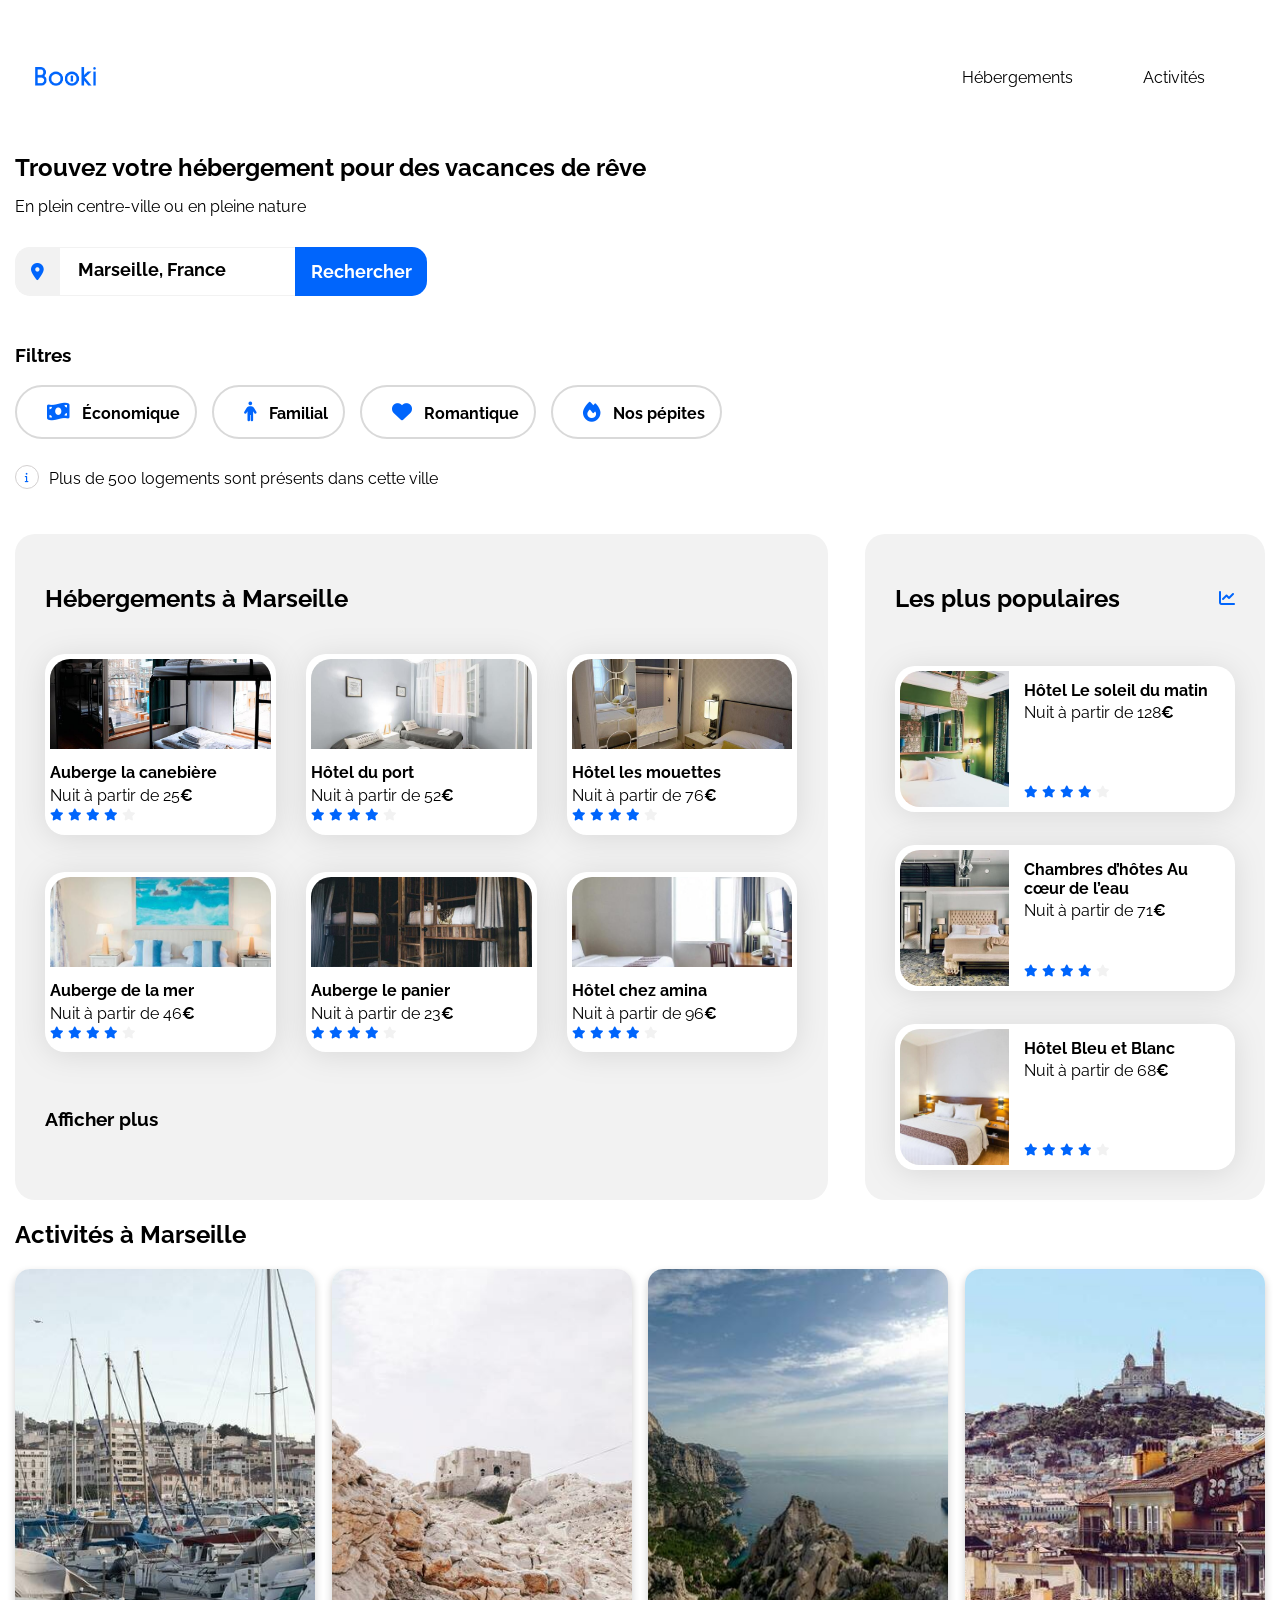
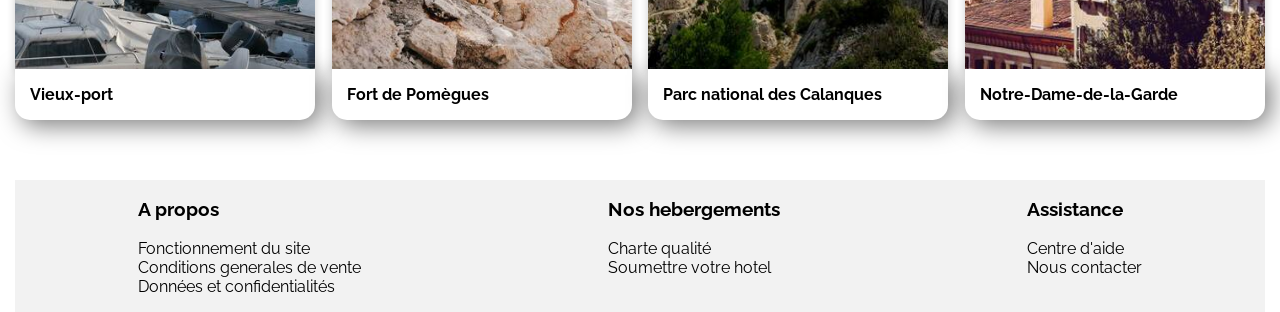
<file: Documents/mesprojets/projetbooki/index.html>
<!DOCTYPE html>
<html lang="fr">

<head>
    <meta charset="UTF-8">
    <meta name="viewport" content="width=device-width, initial-scale=1.0">
    <title>Booki</title>
    <link rel="preconnect" href="https://fonts.googleapis.com">
    <link rel="preconnect" href="https://fonts.gstatic.com" crossorigin>
    <link href="https://fonts.googleapis.com/css2?family=Raleway:wght@400;500;700&display=swap" rel="stylesheet">
    <link rel="stylesheet" href="https://cdnjs.cloudflare.com/ajax/libs/font-awesome/6.2.1/css/all.min.css"
        integrity="sha512-MV7K8+y+gLIBoVD59lQIYicR65iaqukzvf/nwasF0nqhPay5w/9lJmVM2hMDcnK1OnMGCdVK+iQrJ7lzPJQd1w=="
        crossorigin="anonymous" referrerpolicy="no-referrer" >
    <link rel="stylesheet" href="style.css">
</head>

<body>
    <div class="main-container">
        <header>
            <nav>
                <div class="conteneur-logo">              
                    <img src="imagebooki/Booki.png" alt="logo booki">
                </div>
                <ul>
                    <li><a href="#hebergements">Hébergements</a></li>
                    <li><a href="#lieux_activites">Activités</a></li>
                </ul>
            </nav>
        </header>
        
           <section class="vacances">
                <div class="texte-acceuil">
                    <h1>Trouvez votre hébergement pour des vacances de rêve</h1>
                    <p>En plein centre-ville ou en pleine nature</p>
                </div>
           
            <!--formulaire de recherche-->
           
                <form method="get" action="#" class="formulaire">
                    <i class="fa-solid fa-location-dot"></i>
                    <input type="search" class="texte-recherche" name="localisation" placeholder="Marseille, France">
                    <input type="submit" value="Rechercher" class="bouton-recherche">
                
                <span class="loupe">
                    <i class="fa-solid fa-magnifying-glass"></i>
                </span>
                
                </form>
                

                

        
    
            </section>

            <!--les filtres-->

            <section class="filtres">
    
            
                    <h3>Filtres</h3>
                
                <div class="bouton-filtre">
                    <div class="filtre" id="economique">
                        <p><i class="fa-solid fa-money-bill-wave"></i>Économique</p>
                    </div>

                    <div class="filtre" id="familial">
                        <p><i class="fa-solid fa-person"></i>Familial</p>
                    </div>

                    <div class="filtre" id="romantique">
                        <p><i class="fa-solid fa-heart"></i>Romantique</p>   
                    </div>

                    <div class="filtre" id="nos-pepites">
                        <p><i class="fa-solid fa-fire"></i>Nos pépites</p>
                    </div>
                </div>
            </section>
 
 <!--informations-->

            <div class="information">
    
                <i class="fa-solid fa-info"></i> 
                <p>Plus de 500 logements sont présents dans cette ville</p>
            </div>

    
  
 
            <!--section hebergements-->
 <main>
    <div class="hebergements-and-populaires">
<section class="hebergements" id="hebergements">
            <div class="hebergements-title">
                <h2 class="title_hebergement">Hébergements à Marseille</h2>
            </div>
                
<div class="hebergements-cards">
                <a href="#">    
                        <article class="card">
                            <img src="./imagebooki/marcus-loke.jpg" alt="auberge_la_cannebière">
                                <div class="card-content">
                                   
                                        <h3 class="card-title">Auberge la canebière</h3>
                                        <p class="card-subtitle">Nuit à partir de 25<span class="euro">€</span></p>
                                    
                                    <div class="card-rating">
                                        <i class="fa-xs fa-solid fa-star" aria-hidden="true"></i>
                                        <i class="fa-xs fa-solid fa-star" aria-hidden="true"></i>
                                        <i class="fa-xs fa-solid fa-star" aria-hidden="true"></i>
                                        <i class="fa-xs fa-solid fa-star" aria-hidden="true"></i>
                                        <i class="fa-xs fa-solid fa-star neutral-star" aria-hidden="true"></i>
                                    </div>
                                </div>
                        </article>
                </a>


                <a href="#">   
                    <article class="card">
                        <img src="./imagebooki/fred-kleber.jpg" alt="hôtel_du_port">
                        <div class="card-content">
                               
                               <h3 class="card-title">Hôtel du port</h3>
                               <p class="card-subtitle">Nuit à partir de 52<span class="euro">€</span></p>  
                            
                              
                            <div class="card-rating">
                                <i class="fa-xs fa-solid fa-star" aria-hidden="true"></i>
                                <i class="fa-xs fa-solid fa-star" aria-hidden="true"></i>
                                <i class="fa-xs fa-solid fa-star" aria-hidden="true"></i>
                                <i class="fa-xs fa-solid fa-star" aria-hidden="true"></i>
                                <i class="fa-xs fa-solid fa-star neutral-star" aria-hidden="true"></i>
                            </div>
                        </div>
                    </article>
                </a>


                <a href="#">
        
                    <article class="card">
                        <img src="./imagebooki/reisetopia.jpg" alt="Hôtel_les_ mouettes">
                        <div class="card-content">
                            
                                <h3 class="card-title">Hôtel les mouettes</h3>
                                <p class="card-subtitle">Nuit à partir de 76<span class="euro">€</span></p>  
                            
                                
                            <div class="card-rating">
                                <i class="fa-xs fa-solid fa-star" aria-hidden="true"></i>
                                <i class="fa-xs fa-solid fa-star" aria-hidden="true"></i>
                                <i class="fa-xs fa-solid fa-star" aria-hidden="true"></i>
                                <i class="fa-xs fa-solid fa-star" aria-hidden="true"></i>
                                <i class="fa-xs fa-solid fa-star neutral-star" aria-hidden="true"></i>
                            </div>
                        </div>
                    </article>
                </a>
                            
                            
                <a href="#">             
                    <article class="card">
                        <img src="./imagebooki/annie-spratt.jpg" alt="Auberge_de_la_mer">
                        <div class="card-content">
                            
                                <h3 class="card-title">Auberge de la mer</h3>
                                <p class="card-subtitle">Nuit à partir de 46<span class="euro">€</span></p>
                            
                        
                            <div class="card-rating">
                                <i class="fa-xs fa-solid fa-star" aria-hidden="true"></i>
                                <i class="fa-xs fa-solid fa-star" aria-hidden="true"></i>
                                <i class="fa-xs fa-solid fa-star" aria-hidden="true"></i>
                                <i class="fa-xs fa-solid fa-star" aria-hidden="true"></i>
                                <i class="fa-xs fa-solid fa-star neutral-star" aria-hidden="true"></i>
                            </div>
                        </div>

                    </article>
                </a>

           <a href="#">       
           <article class="card">
                <img src="./imagebooki/nicate-lee.jpg" alt="Auberge_le_panier">
                <div class="card-content">
                    
                        <h3 class="card-title">Auberge le panier</h3>
                        <p class="card-subtitle">Nuit à partir de 23<span class="euro">€</span></p> 
                    
                   
                    <div class="card-rating">
                        <i class="fa-xs fa-solid fa-star" aria-hidden="true"></i>
                        <i class="fa-xs fa-solid fa-star" aria-hidden="true"></i>
                        <i class="fa-xs fa-solid fa-star" aria-hidden="true"></i>
                        <i class="fa-xs fa-solid fa-star" aria-hidden="true"></i>
                        <i class="fa-xs fa-solid fa-star neutral-star" aria-hidden="true"></i>
                    </div> 
                </div>
            </article>
            </a>  

<a href="#">
<article class="card">
        <img src="./imagebooki/febrian-zakaria.jpg" alt="hôtel chez amina">
            <div class="card-content">
                    
                         <h3 class="card-title">Hôtel chez amina</h3>
                         <p class="card-subtitle">Nuit à partir de 96<span class="euro">€</span></p>  
                    
                        
        
                 <div class="card-rating">
                        <i class="fa-xs fa-solid fa-star" aria-hidden="true"></i>
                        <i class="fa-xs fa-solid fa-star" aria-hidden="true"></i>
                        <i class="fa-xs fa-solid fa-star" aria-hidden="true"></i>
                        <i class="fa-xs fa-solid fa-star" aria-hidden="true"></i>
                        <i class="fa-xs fa-solid fa-star neutral-star" aria-hidden="true"></i>
                 </div>
            </div>                 
</article>
</a>

</div>
<a href="#">
    <h3 class="afficher">Afficher plus</h3> 
</a>


</section>
    


                <!--populaires-->


<section class="populaires">
    <div class="titre-populaire">
        <h2>Les plus populaires</h2><i class="fa-solid fa-chart-line" aria-hidden="true"></i>
    </div>    
        
    
<div class="populaires-cards">
    <a href="#">
<article class="card">
    <img src="./imagebooki/emile-guillemot.jpg" alt="Image de la chambre d'hôtel montrant un lit">
        <div class="card-content">
        <div class="card-txt">
            <h3 class="card-title">Hôtel Le soleil du matin</h3>
                <p class="card-subtitle">Nuit à partir de 128<span class="euro">€</span></p>
        </div>
        <div class="card-rating">
            <i class="fa-xs fa-solid fa-star" aria-hidden="true"></i>
            <i class="fa-xs fa-solid fa-star" aria-hidden="true"></i>
            <i class="fa-xs fa-solid fa-star" aria-hidden="true"></i>
            <i class="fa-xs fa-solid fa-star" aria-hidden="true"></i>
            <i class="fa-xs fa-solid fa-star neutral-star" aria-hidden="true"></i>
            <span class="sr-only">Note de 4 sur 5</span>
        </div>
        </div>
 </article>
    </a>
    <a href="#">
<article class="card">
    <img src="./imagebooki/aw-creative.jpg" alt="Image de la chambre d'hôtel montrant un lit">
        <div class="card-content">
        <div class="card-txt">
            <h3 class="card-title">Chambres d’hôtes Au cœur de l’eau</h3>
            <p class="card-subtitle">Nuit à partir de 71<span class="euro">€</span></p>
        </div>
        <div class="card-rating">
            <i class="fa-xs fa-solid fa-star" aria-hidden="true"></i>
            <i class="fa-xs fa-solid fa-star" aria-hidden="true"></i>
            <i class="fa-xs fa-solid fa-star" aria-hidden="true"></i>
            <i class="fa-xs fa-solid fa-star" aria-hidden="true"></i>
            <i class="fa-xs fa-solid fa-star neutral-star" aria-hidden="true"></i>
            <span class="sr-only">Note de 4 sur 5</span>
        </div>
        </div>
</article>
    </a>
    <a href="#">
<article class="card">
    <img src="./imagebooki/febrian-zakaria2.jpg" alt="Image de la chambre d'hôtel montrant un lit">
        <div class="card-content">
            <div class="card-txt">
                <h3 class="card-title">Hôtel Bleu et Blanc</h3>
                <p class="card-subtitle">Nuit à partir de 68<span class="euro">€</span></p>
            </div>
        <div class="card-rating">
            <i class="fa-xs fa-solid fa-star" aria-hidden="true"></i>
            <i class="fa-xs fa-solid fa-star" aria-hidden="true"></i>
            <i class="fa-xs fa-solid fa-star" aria-hidden="true"></i>
            <i class="fa-xs fa-solid fa-star" aria-hidden="true"></i>
            <i class="fa-xs fa-solid fa-star neutral-star" aria-hidden="true"></i>
            <span class="sr-only">Note de 4 sur 5</span>
        </div>
        </div>
</article>
    </a>
</div>
</section>
</div>

                 <!--partie activités-->


    <section id="lieux_activites">
        
            <h2 class="title_activites">Activités à Marseille</h2>
            <div class=" partie_activites">
                    <article class="card-activity">
                        <img src="./imagebooki/reno-laithienne.jpg" alt="image du vieux port">
                        <div class="card-activity-txt">
                            <h3 class="card-title">Vieux-port</h3>
                        </div>
                    </article>
                    <article class="card-activity">
                        <img src="./imagebooki/paul-hermann.jpg" alt="fort de pomegues">
                        <div class="card-activity-txt">
                            <h3 class="card-title">Fort de Pomègues</h3>
                        </div>
                    </article>
                
                    <article class="card-activity">
                        <img src="./imagebooki/kilyan-sockalingum.jpg" alt="parc national des calanques">
                        <div class="card-activity-txt">
                            <h3 class="card-title">Parc national des Calanques</h3>
                        </div>
                    </article>
            
                    <article class="card-activity">
                        <img src="./imagebooki/florian-wehde.jpg" alt="notre dame de la garde">
                        <div class="card-activity-txt">
                            <h3 class="card-title">Notre-Dame-de-la-Garde</h3>
                        </div>
                    </article>
            </div>
    </section>

</main>            
        
                <!--footer-->




<footer>
    
        
            <div class="a_propos">
                <h3>A propos</h3>
                <ul>  
                    <li><a href="#fonctionnement_du_site">Fonctionnement du site</a></li>
                    <li><a href="#Conditions_generales_de_vente">Conditions generales de vente</a></li>
                    <li><a href="#Données_et_confidentialité">Données et confidentialités</a></li>
                </ul>
            </div>
            
           
            <div class="nos_hebergements">
                <h3>Nos hebergements</h3>
                <ul>
                    <li><a href="#charte_qualité">Charte qualité</a></li>
                    <li><a href="#soumettre_votre_hotel"> Soumettre votre hotel</a></li>
                </ul>
            </div>
            
       
            <div class="Assistance">
                <h3>Assistance</h3>
                <ul>
                    <li><a href="#centre_d'aide">Centre d'aide</a></li>
                    <li><a href="#nous_contacter">Nous contacter</a></li>
                </ul>
            </div>
    
    
    
</footer>
</div>
</body>
</html>
</file>
<file: Documents/mesprojets/projetbooki/style.css>
html {
  height: 100%;
}

body {
  margin: 15px;
}

nav {
  display: flex;
  justify-content: space-between;
}

nav ul {
  display: flex;
  list-style: none;
  justify-content: space-between;
  align-items: center;
}

nav li {
  margin-right: 10px;
}

nav li {
  border-top: solid 2px transparent;
  padding: 30px;
}

nav li:hover {
  border-top: solid 2px #0065fc;
  cursor: pointer;
  box-sizing: border-box;
}

.conteneur-logo {
  display: flex;
  justify-content: center;
  align-items: center;
}

img {
  width: 61px;
  height: 19px;
}

header {
  margin: 20px 20px;
}

a {
  text-decoration: none;
  color: black;
}

h1,
p {
  margin-bottom: 0px;
}

.texte-accueil,
p {
  font-size: 16px;
  font-weight: 400;
  line-height: 18.78px;
  margin-bottom: 30px;
}

/*element_de_recherches*/

.recherches {
  margin-bottom: 30px;
}

:focus-visible {
  outline: unset;
}

.formulaire {
  display: flex;
  align-items: center;
  margin-bottom: 30px;
}

.fa-location-dot {
  border: solid 1px #f2f2f2;
  border-radius: 15px 0 0 15px;
  padding: 15px;
  border-right-style: none;
  background-color: #f2f2f2;
  color: black;
  font-size: 17px;
}

.texte-recherche {
  border: solid 1px #f2f2f2;
  border-right: none;
  width: 236px;
  height: 49px;
}

.texte-recherche::placeholder {
  font-weight: 700;
  font-size: 18px;
  line-height: 21.13px;
  color: black;
  padding: 0 72px 0 16px;
}

.bouton-recherche {
  border: none;
  border-radius: 0 15px 15px 0;
  height: 49px;
  width: 132px;
  border-left-style: none;
  background-color: #0065fc;
  color: white;
  font-size: 18px;
  font-weight: 700;
  line-height: 21.13px;
  text-align: center;
}

.loupe {
  display: none;
}

.bouton-recherche:hover {
  cursor: pointer;
}

/*lesfiltres*/

.filtres {
  display: flex;
  flex-direction: column;
  align-items: flex-start;
  margin-bottom: 15px;
}

.bouton-filtre {
  display: flex;
  flex-wrap: wrap;
  gap: 15px;
}

.filtre {
  background-color: white;
  border-radius: 50px;
  border: solid 2px #d9d9d9;
}

.filtre p {
  font-weight: 700;
  margin: 15px;
  line-height: 15px;
  margin-left:10px;
}

.filtre i {
  margin: 0 12px 0 20px;
  font-size: 20px;
  color: #0065fc;
}

.filtre:hover {
  background-color: #deebff;
  cursor: pointer;
}

/*informations*/

.information {
  display: flex;
  align-items: center;
  margin-bottom: 15px;
}

.fa-info {
  border: solid 1px #d3d0d0;
  margin-bottom: 20px;
  border-radius: 50%;
  padding: 6px 9px;
  font-size: 10px;
  margin-right: 10px;
}

.information p {
  font-size: 16px;
  font-weight: 400;
  line-height: 18.78px;
}

/****** Hebergements ***********/

.hebergements {
  width: 65%;
  background-color: var(--main-bg-color);
  border-radius: 20px;
  margin-right: 10px;
  display: flex;
  flex-direction: column;
  flex-wrap: wrap;
  flex-direction: row;
}

.card:hover {
  box-shadow: 0 4px 8px rgba(0, 0, 0, 0.2);
}

.hebergements-cards {
  display: flex;
  flex-direction: row;
  flex-wrap: wrap;
  justify-content: space-between;
}
.hebergements-cards>a{ 
    width:calc( 33.33% - 20px);
    min-height: 207px;
}
.populaires .h2 h3 {
  width: 100%;
}

/******* partie fournie par le projet*******/

* {
  font-family: "Raleway", sans-serif;
}

:root {
  --main-color: #0065fc;
  --main-bg-color: #f2f2f2;
  --filter-bg-color: #deebff;
}

.fa-solid {
  color: var(--main-color);
}

.main-container {
  width: 100%;
  max-width: 1440px;

  box-sizing: border-box;
}

a {
  color: inherit;
  text-decoration: none;
}

.section-title {
  margin: 0;
  font-size: 22px;
}

.card {
  background-color: white;
  border-radius: 20px;
  padding: 5px;
  filter: drop-shadow(0px 3px 15px rgba(0, 0, 0, 0.1));
  width: 100%;
  box-sizing: border-box;
}

.card img {
  object-fit: cover;
}

.card-title {
  font-size: 16px;
}

.euro {
  font-weight: 700;
}

.neutral-star {
  color: var(--main-bg-color);
}

/****** Hebergements And Populaires ***********/

.hebergements-and-populaires {
  display: flex;
  justify-content: space-between;
}

.hebergements-and-populaires section {
  background-color: var(--main-bg-color);
  border-radius: 20px;
  padding: 30px;
  box-sizing: border-box;
}

.titre-populaire {
  display: flex;
  align-items: center;
  justify-content: space-between;
  margin: 41px 25px 26px 25px;
  margin: 0;
}

.hebergements-cards img {
  width: 100%;
  height: 90px;
  border-radius: 20px 20px 0px 0px;
  flex-direction: row;
}

.hebergements-cards .card-content {
  width: 100%;
  height: 30%;
  display: flex;
  flex-direction: column;
  justify-content: space-between;
  box-sizing: border-box;
}

.hebergements-cards .card-title {
  margin-top: 10px;
  margin-bottom: 5px;
}

.hebergements-cards .card-subtitle {
  margin: 0;
}

.hebergements-cards .card-rating {
  margin-bottom: 5px;
}

/****** Populaires ***********/
.populaires {
  width: 32%;
}

.populaires-title {
  display: flex;
  justify-content: space-between;
  align-items: center;
}

.populaires-cards .card {
  display: flex;
  margin-top: 33px;
}

.populaires-cards img {
  width: 33%;
  height: 136px;
  border-top-left-radius: 20px;
  border-bottom-left-radius: 20px;
}

.populaires-cards .card-content {
  width: 67%;
  padding-left: 15px;
  display: flex;
  flex-direction: column;
  justify-content: space-between;
  box-sizing: border-box;
}

.populaires-cards .card-title {
  margin-top: 10px;
  margin-bottom: 4px;
}

.populaires-cards .card-subtitle {
  margin: 0;
}

.populaires-cards .card-rating {
  margin-bottom: 5px;
}

/*******Activités*******/

.partie_activites {
  display: flex;
  justify-content: space-between;
}

.lieux_activites {
  display: flex;
  flex-direction: column;
  border-bottom-left-radius: 15%;
  border-bottom-right-radius: 15%;
  width: 98%;
}

.card-activity {
  border-radius: 15%;

  display: flex;
  flex-direction: column;
}

.card-activity:hover {
  box-shadow: 0 4px 8px rgba(0, 0, 0, 0.2);
  cursor: pointer;
}

.card-activity img {
  width: 300px;
  height: 400px;
  object-fit: cover;
  border-top-left-radius: 15px;
  border-top-right-radius: 15px;
  box-shadow: 0 4px 8px 0 rgba(0, 0, 0, 0.2);
}

.card-activity-txt {
  background-color: white;

  box-shadow: 6px 6px 25px rgba(0, 0, 0, 0.5);
  width: 100%;
  border-radius: 0px 0px 15px 15px;
}

.card-activity .card-title {
  margin-left: 15px;
}

/**********footer*********/

footer {
  margin-top: 60px;
  display: flex;
  justify-content: space-around;
  flex-wrap: wrap;
  background-color: #f2f2f2;
  margin-bottom: 0;
  width: 100%;
}

footer h3 {
  display: flex;
  flex-direction: column;
  align-items: flex-start;
}

ul {
  list-style-type: none;

  padding: 0;
}

/*******media queries*******/

@media (max-width: 1024px) {
  .hebergement-title {
    margin-bottom: 15px;
  }

  .hebergements-cards {
    gap: 30px;
    display: flex;
    flex-wrap: wrap;
    justify-content: center;
    margin-left: 20px;
  }

  

  .bouton-filtre {
    display: flex;
    flex-wrap: nowrap;
    gap: 10px;
  }

  .a .afficherplus {
    margin-top: 20px;
  }

  .card-activity {
    width: 100%;
  }

  .card-activity img {
    width: 100%;
    height: 270px;
  }

  .title_activites {
    margin-left: 20px;
  }

  .partie_activites {
    gap: 15px;
    margin-left: 0px;
  }

  .card-activity-txt {
    height: 60px;
  }

  footer {
    justify-content: space-around;
  }

  .hebergements-and-populaires {
    flex-direction: column;
  }

  .hebergements {
    width: 100%;
  }

  .populaires {
    width: 100%;
    margin-top: 50px;
  }

  .populaires-cards {
    display: flex;
    flex-direction: row;
    justify-content: space-between;
  }

  .populaires-cards a {
    width: 93%;
    margin: 10px;
  }

  .populaires-cards .card-title {
    font-size: 14px;
  }

  .populaires-cards .card-subtitle {
    font-size: 13px;
  }
}

/* Small devices (phones, less than 768px) */

@media (max-width: 767px) {
  body {
    margin: 0px;
  }

  nav {
    display: flex;
    flex-direction: column;
    flex-wrap: wrap;
    align-content: center;
    align-items: center;
  }

  .vacances {
    margin-left: 10px;
    margin-right: 10px;
  }

  .formulaire {
    display: flex;
    flex-direction: row;
    justify-content: flex-start;
  }

  .bouton-recherche {
    width: 49px;
    height: 49px;
    cursor: pointer;
    background-color: #0065fc;
    border-radius: 15px;
    display: flex;
    align-items: center;
    display: none;
  }
  .fa-magnifying-glass {
    display: block;
    color: #fff;
  }

  .loupe {
    padding: 15px 16px 15px 16px;
    gap: 10px;
    border-radius: 15px;
    border: 1px solid transparent;
    font-size: 20px;
    color: white;
    display: inline-block;
    background-color: #0065fc;
    box-shadow: 0px 4px 4px 0px rgba(0, 0, 0, 0.25);
  }

  .filtres h3 {
    margin-left: 20px;
  }

  .texte-accueil {
    display: flex;
    flex-direction: column;
    align-items: center;
  }

  .filtres {
    display: flex;
    flex-direction: column;
    align-items: flex-start;
    margin-bottom: 15px;
    margin-left: 10px;
  }
  .filtre p {
    font-size: 12px;
    font-weight: 700;
    margin: 9px;
    line-height: 20px;
  }

  .bouton-filtre {
    display: flex;
    flex-wrap: wrap;
    gap: 15px;
    justify-content: flex-start;
  }

  #familial {
    width: 139px;
  }

  .filtre {
    background-color: white;
    border-radius: 50px;
    border: solid 2px #d9d9d9;
    height: 40px;

    box-sizing: border-box;
    text-align: center;
    width: 45%;
  }

  .filtre i {
    margin: 0px 12px 0px 9px;
  }

  .information {
    margin-left: 10px;
  }

  .hebergements {
    display: flex;
    flex-direction: column;
  }

  .hebergements-and-populaires {
    display: flex;
    flex-direction: column-reverse;
    width: 100%;
    background-color: white;
  }

  .hebergements-and-populaires section {
    padding: 0px;
    margin: 0px;
    border-radius: 0px;
    background-color: white;
  }

  .populaires-cards {
    display: flex;
    flex-direction: column;
    background-color: rgba(242, 242, 242, 1);
  }

  .formulaire {
    display: flex;
    flex-direction: row;
    justify-content: center;
  }

  .titre-populaire {
    background-color: rgba(242, 242, 242, 1);
    display: flex;
    justify-content: space-between;
  }

  .hebergements-cards {
    display: flex;
    flex-direction: column;
    flex-wrap: wrap;
    align-items: center;

    margin-left: 20px;
    width: 90%;

    gap: 20px;

    background-color: white;
  }

  .hebergements a {
    width: 100%;
  }

  .hebergements.card {
    display: flex;
    align-items: center;
    width: 100%;
  }

  .hebergements-title {
    background-color: white;
    margin-top: 40px;
  }

  .title_hebergement {
    margin: 10px;
  }

  .card-content {
    width: 98%;
  }

  .hebergements-cards .card-content {
    display: flex;
    flex-direction: column;
    align-items: baseline;
  }

  .hebergements a {
    background-color: white;
  }

  .card-activity img {
    width: 100%;
    height: 200px;
  }

  .partie_activites {
    gap: 20px;
    display: flex;
    flex-direction: column;
    flex-wrap: wrap;
    margin-left: 20px;
    margin-right: 20px;
  }

  footer {
    display: flex;
    flex-direction: column;
    flex-wrap: wrap;
    align-content: flex-start;
    width: 100%;
  }
  .lieux_activites {
    width: 100%;
  }
}
</file>
